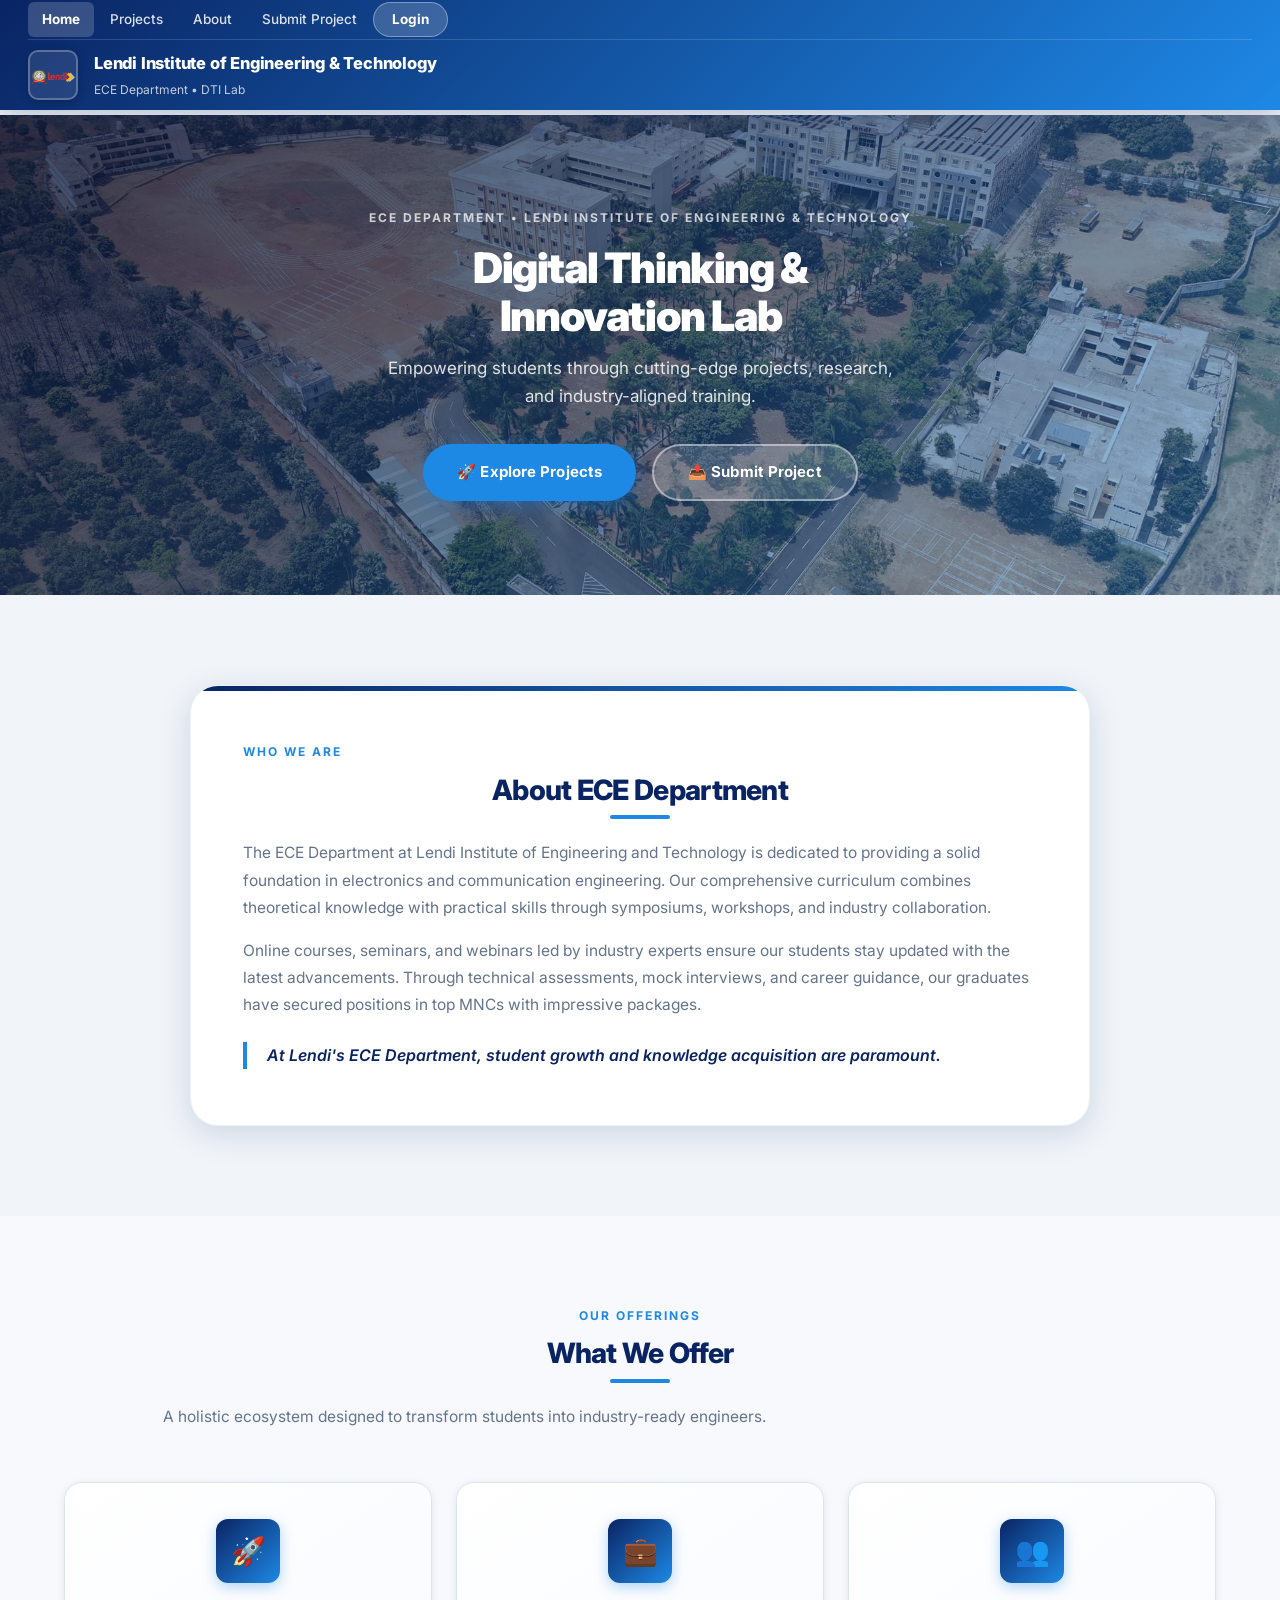
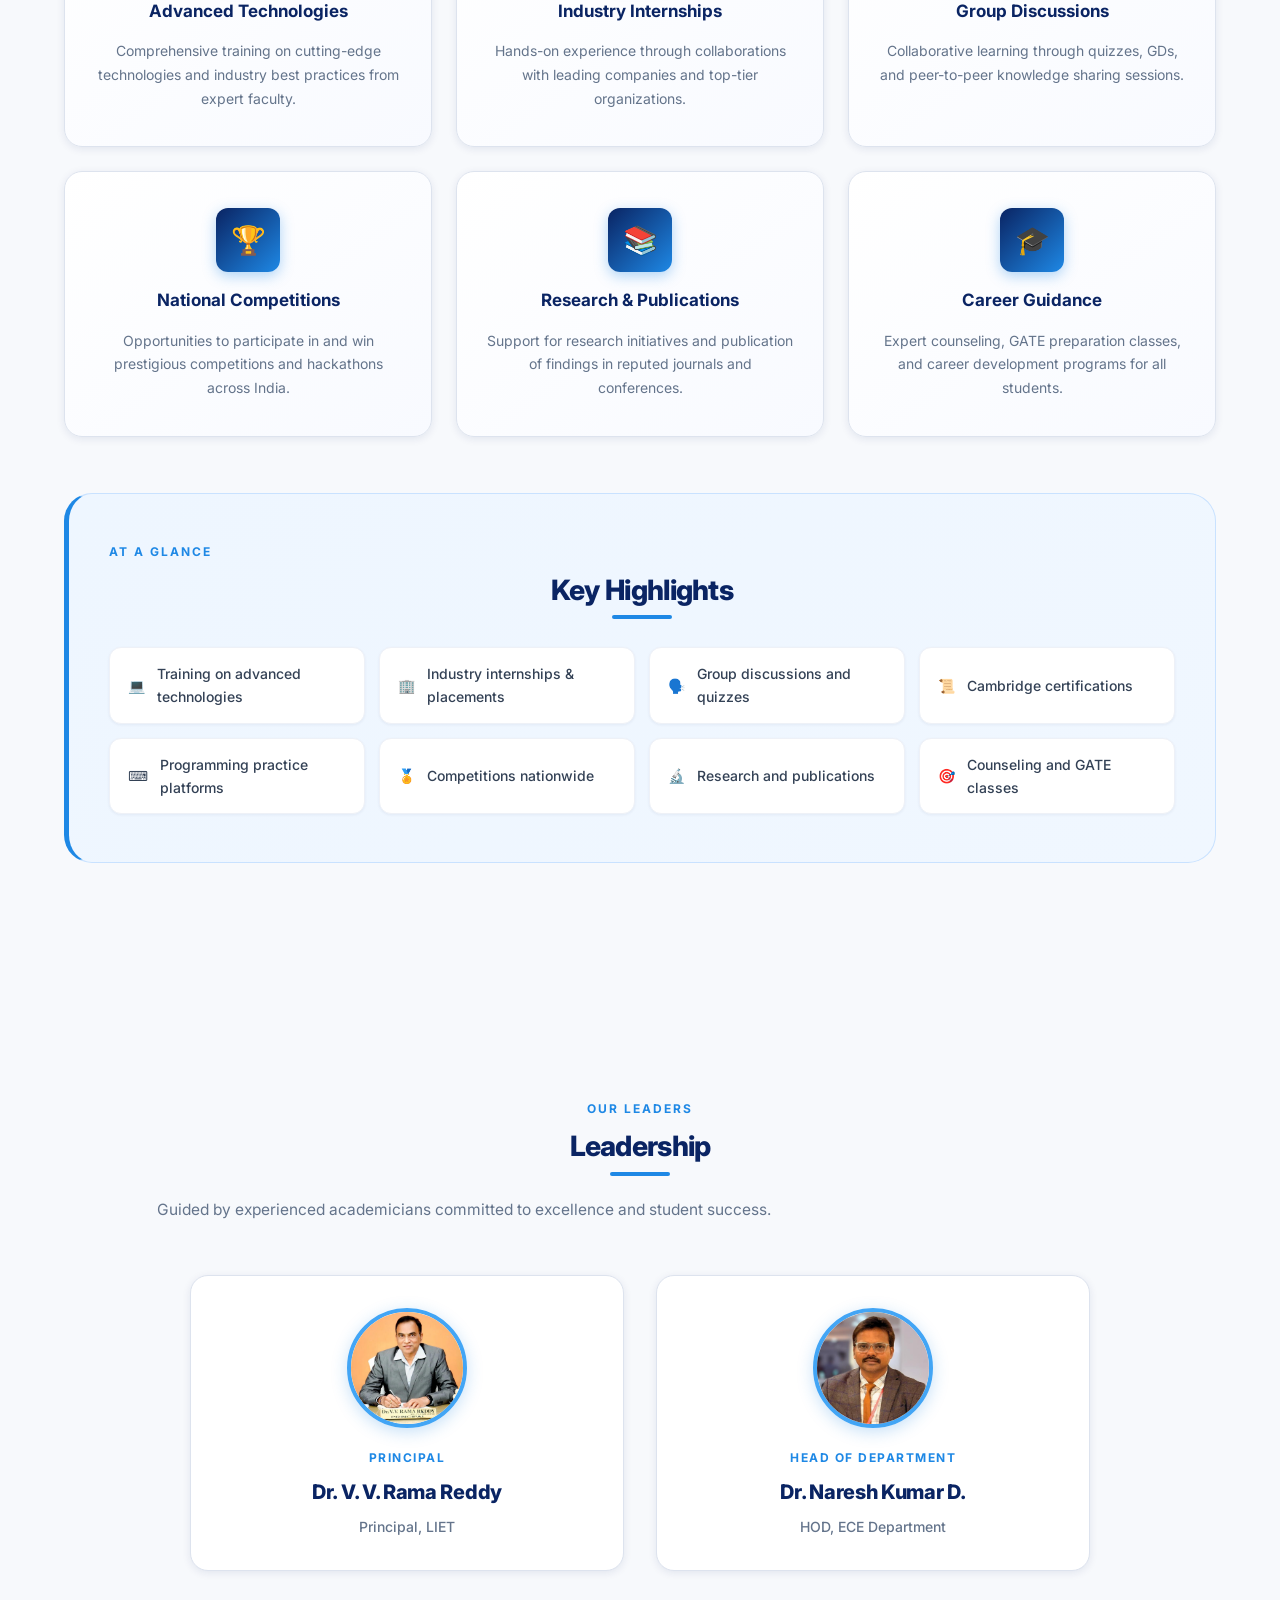
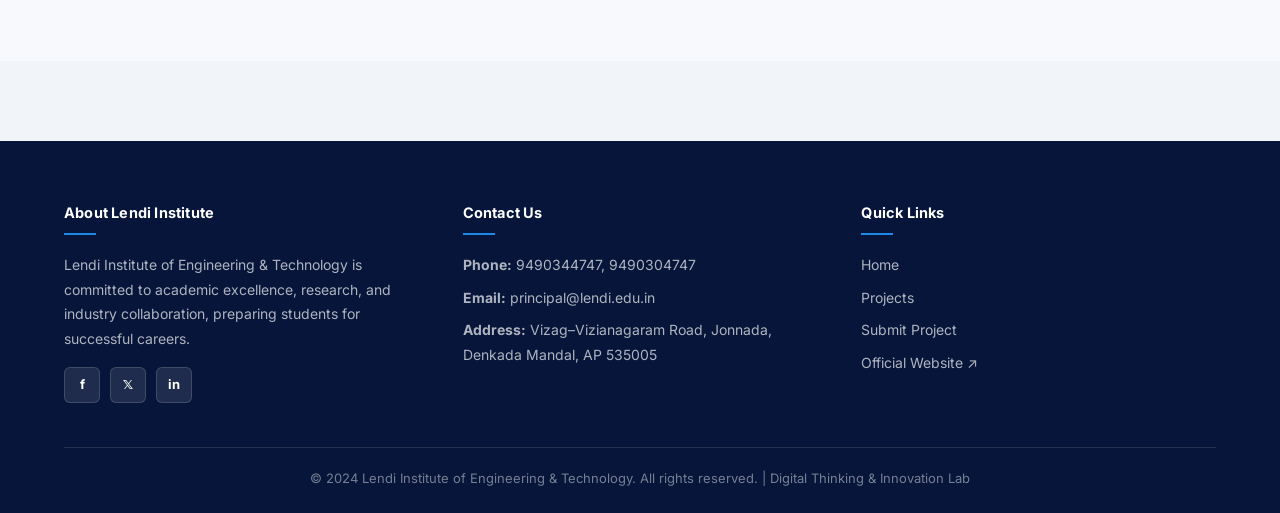
<file: index.html>
<!DOCTYPE html>
<html lang="en">
<head>
	<meta charset="UTF-8">
	<meta name="viewport" content="width=device-width, initial-scale=1.0">
	<meta name="description" content="Digital Thinking and Innovation Lab at Lendi Institute of Engineering & Technology – ECE Department. Explore student projects, research, and innovation.">
	<meta name="theme-color" content="#003366">
	<meta name="apple-mobile-web-app-capable" content="yes">
	<meta name="apple-mobile-web-app-status-bar-style" content="default">
	<meta name="apple-mobile-web-app-title" content="DTI Lab">
	<meta name="mobile-web-app-capable" content="yes">
	<link rel="manifest" href="manifest.json">
	<link rel="apple-touch-icon" href="logo.webp">
	<title>DTI Lab – ECE Department | Lendi Institute of Engineering & Technology</title>
	<link href="https://fonts.googleapis.com/css2?family=Inter:wght@300;400;500;600;700;800;900&display=swap" rel="stylesheet">
	<link rel="stylesheet" href="style.css">
</head>
<body>

<main>

	<!-- ── HERO ── -->
	<section class="hero-section">
		<img src="college.jpg" alt="Lendi Institute campus" class="hero-background">
		<div class="hero-content">
			<p class="section-eyebrow" style="color:rgba(255,255,255,.75);margin-bottom:16px;">ECE Department • Lendi Institute of Engineering &amp; Technology</p>
			<h1 class="hero-title">Digital Thinking &amp;<br>Innovation Lab</h1>
			<p class="hero-subtitle">Empowering students through cutting-edge projects, research,<br>and industry-aligned training.</p>
			<div class="hero-cta">
				<a href="projects.html" class="btn-primary">🚀 Explore Projects</a>
				<a href="submit.html" class="btn-secondary">📤 Submit Project</a>
			</div>
		</div>
	</section>

	<!-- ── ABOUT ── -->
	<section class="about-section">
		<div class="section-content">
			<div class="about-card">
				<p class="section-eyebrow">Who We Are</p>
				<h2 class="section-title">About ECE Department</h2>
				<p class="section-subtitle">
					The ECE Department at Lendi Institute of Engineering and Technology is dedicated to providing a solid foundation in electronics and communication engineering. Our comprehensive curriculum combines theoretical knowledge with practical skills through symposiums, workshops, and industry collaboration.
				</p>
				<p class="section-subtitle">
					Online courses, seminars, and webinars led by industry experts ensure our students stay updated with the latest advancements. Through technical assessments, mock interviews, and career guidance, our graduates have secured positions in top MNCs with impressive packages.
				</p>
				<blockquote>
					At Lendi's ECE Department, student growth and knowledge acquisition are paramount.
				</blockquote>
			</div>
		</div>
	</section>

	<!-- ── WHAT WE OFFER ── -->
	<section class="features-section">
		<div class="section-content">
			<p class="section-eyebrow text-center">Our Offerings</p>
			<h2 class="section-title text-center">What We Offer</h2>
			<p class="section-subtitle text-center">A holistic ecosystem designed to transform students into industry-ready engineers.</p>
			<div class="features-grid">
				<div class="feature-card">
					<div class="feature-icon">🚀</div>
					<h3 class="feature-title">Advanced Technologies</h3>
					<p class="feature-desc">Comprehensive training on cutting-edge technologies and industry best practices from expert faculty.</p>
				</div>
				<div class="feature-card">
					<div class="feature-icon">💼</div>
					<h3 class="feature-title">Industry Internships</h3>
					<p class="feature-desc">Hands-on experience through collaborations with leading companies and top-tier organizations.</p>
				</div>
				<div class="feature-card">
					<div class="feature-icon">👥</div>
					<h3 class="feature-title">Group Discussions</h3>
					<p class="feature-desc">Collaborative learning through quizzes, GDs, and peer-to-peer knowledge sharing sessions.</p>
				</div>
				<div class="feature-card">
					<div class="feature-icon">🏆</div>
					<h3 class="feature-title">National Competitions</h3>
					<p class="feature-desc">Opportunities to participate in and win prestigious competitions and hackathons across India.</p>
				</div>
				<div class="feature-card">
					<div class="feature-icon">📚</div>
					<h3 class="feature-title">Research &amp; Publications</h3>
					<p class="feature-desc">Support for research initiatives and publication of findings in reputed journals and conferences.</p>
				</div>
				<div class="feature-card">
					<div class="feature-icon">🎓</div>
					<h3 class="feature-title">Career Guidance</h3>
					<p class="feature-desc">Expert counseling, GATE preparation classes, and career development programs for all students.</p>
				</div>
			</div>

			<!-- KEY HIGHLIGHTS -->
			<div class="highlights-section mt-60">
				<p class="section-eyebrow">At a Glance</p>
				<h3 class="section-title">Key Highlights</h3>
				<div class="highlights-list">
					<div class="highlight-item"><span>💻</span> Training on advanced technologies</div>
					<div class="highlight-item"><span>🏢</span> Industry internships &amp; placements</div>
					<div class="highlight-item"><span>🗣️</span> Group discussions and quizzes</div>
					<div class="highlight-item"><span>📜</span> Cambridge certifications</div>
					<div class="highlight-item"><span>⌨️</span> Programming practice platforms</div>
					<div class="highlight-item"><span>🏅</span> Competitions nationwide</div>
					<div class="highlight-item"><span>🔬</span> Research and publications</div>
					<div class="highlight-item"><span>🎯</span> Counseling and GATE classes</div>
				</div>
			</div>
		</div>
	</section>

	<!-- ── LEADERSHIP ── -->
	<section class="faculty-section">
		<div class="section-content">
			<p class="section-eyebrow text-center">Our Leaders</p>
			<h2 class="section-title text-center">Leadership</h2>
			<p class="section-subtitle text-center">Guided by experienced academicians committed to excellence and student success.</p>
			<div class="faculty-grid">
				<div class="faculty-card">
					<div class="faculty-image-wrapper">
						<img src="principal.jpg" alt="Principal Dr. V. V. Rama Reddy" class="faculty-image">
					</div>
					<div class="faculty-info">
						<p class="faculty-title">Principal</p>
						<h3 class="faculty-name">Dr. V. V. Rama Reddy</h3>
						<p class="faculty-designation">Principal, LIET</p>
					</div>
				</div>
				<div class="faculty-card">
					<div class="faculty-image-wrapper">
						<img src="hod.jpg" alt="HOD Dr. Naresh Kumar D." class="faculty-image">
					</div>
					<div class="faculty-info">
						<p class="faculty-title">Head of Department</p>
						<h3 class="faculty-name">Dr. Naresh Kumar D.</h3>
						<p class="faculty-designation">HOD, ECE Department</p>
					</div>
				</div>
			</div>
		</div>
	</section>

</main>

<!-- ── FOOTER ── -->
<footer>
	<div class="footer-container">
		<div class="footer-content">
			<div class="footer-section">
				<h3>About Lendi Institute</h3>
				<p>Lendi Institute of Engineering &amp; Technology is committed to academic excellence, research, and industry collaboration, preparing students for successful careers.</p>
				<div class="social-links">
					<a href="#" aria-label="Facebook">f</a>
					<a href="#" aria-label="Twitter">𝕏</a>
					<a href="#" aria-label="LinkedIn">in</a>
				</div>
			</div>
			<div class="footer-section">
				<h3>Contact Us</h3>
				<p><strong>Phone:</strong> 9490344747, 9490304747</p>
				<p><strong>Email:</strong> principal@lendi.edu.in</p>
				<p><strong>Address:</strong> Vizag–Vizianagaram Road, Jonnada, Denkada Mandal, AP 535005</p>
			</div>
			<div class="footer-section">
				<h3>Quick Links</h3>
				<p><a href="index.html">Home</a></p>
				<p><a href="projects.html">Projects</a></p>
				<p><a href="submit.html">Submit Project</a></p>
				<p><a href="http://www.lendi.edu.in" target="_blank" rel="noopener">Official Website ↗</a></p>
			</div>
		</div>
		<div class="footer-bottom">
			<p>&copy; 2024 Lendi Institute of Engineering &amp; Technology. All rights reserved. | Digital Thinking &amp; Innovation Lab</p>
		</div>
	</div>
</footer>

<script src="header-loader.js"></script>
</body>
</html>
</file>
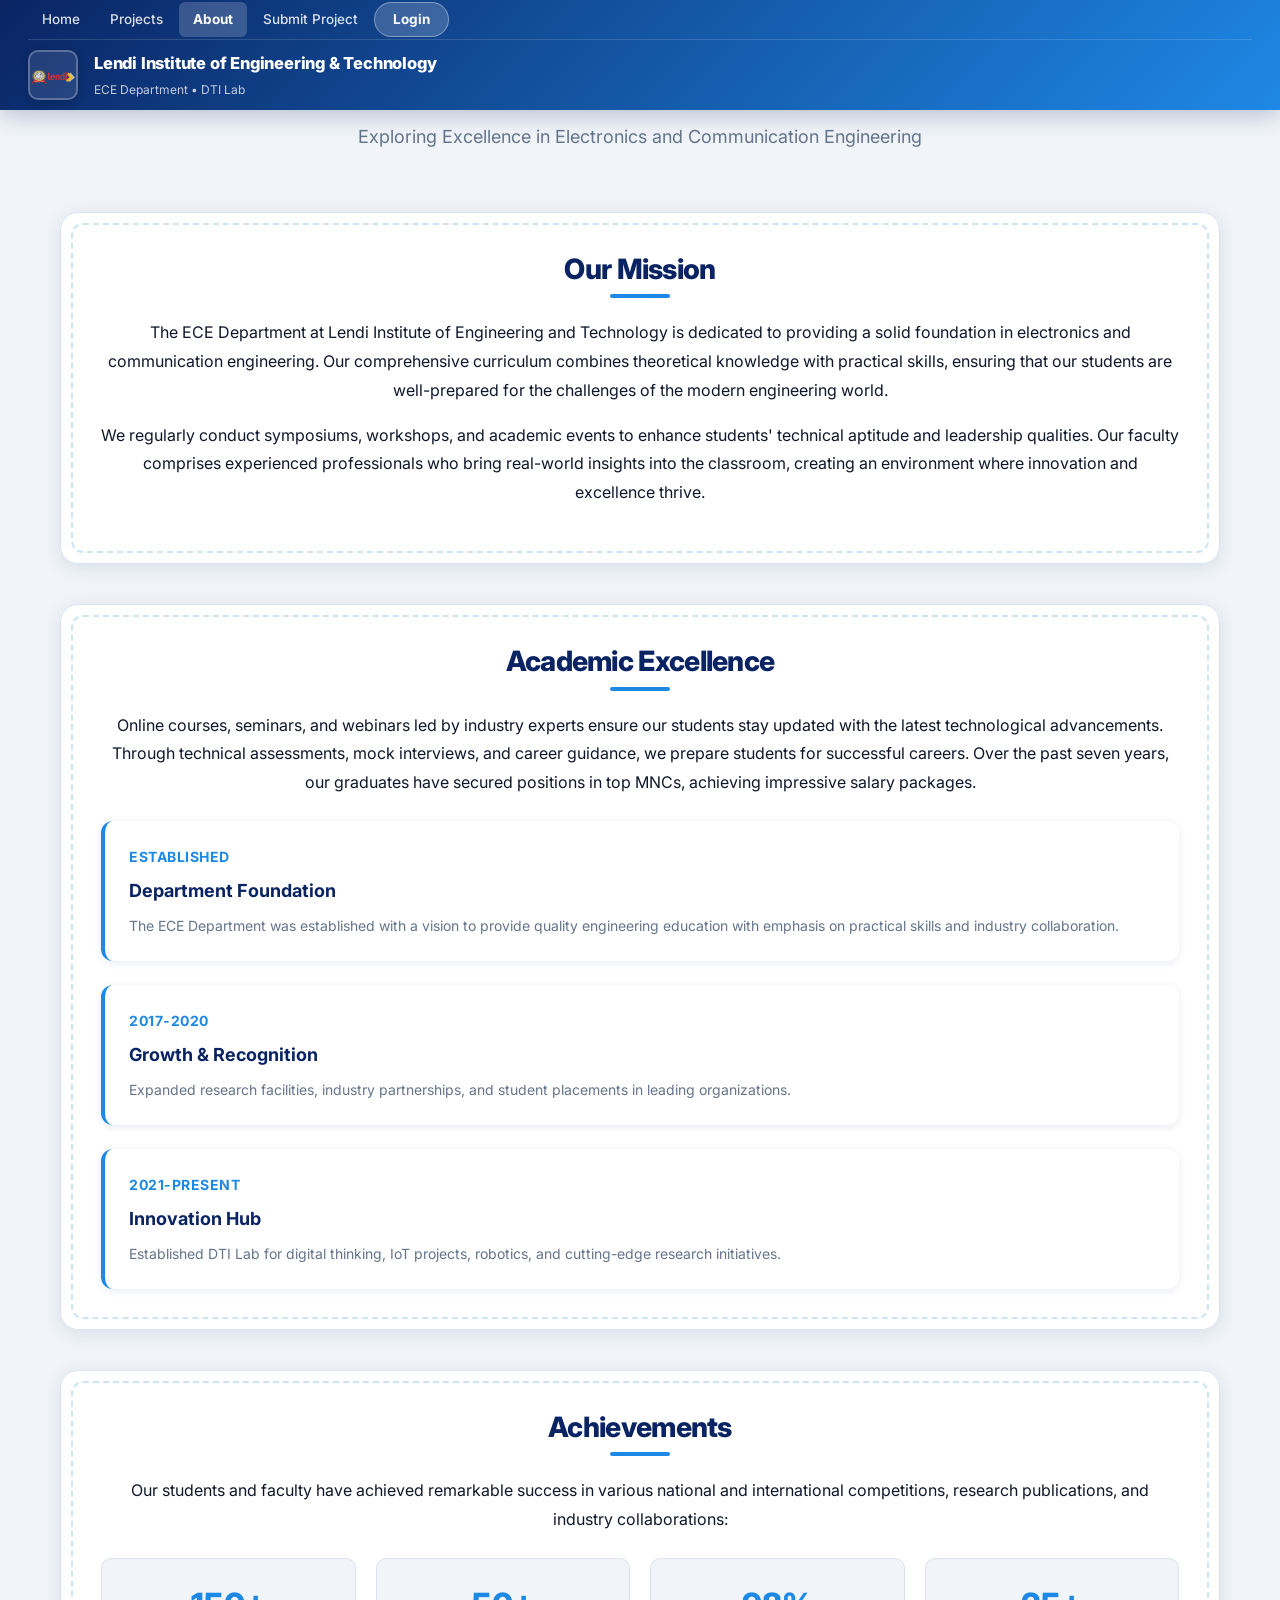
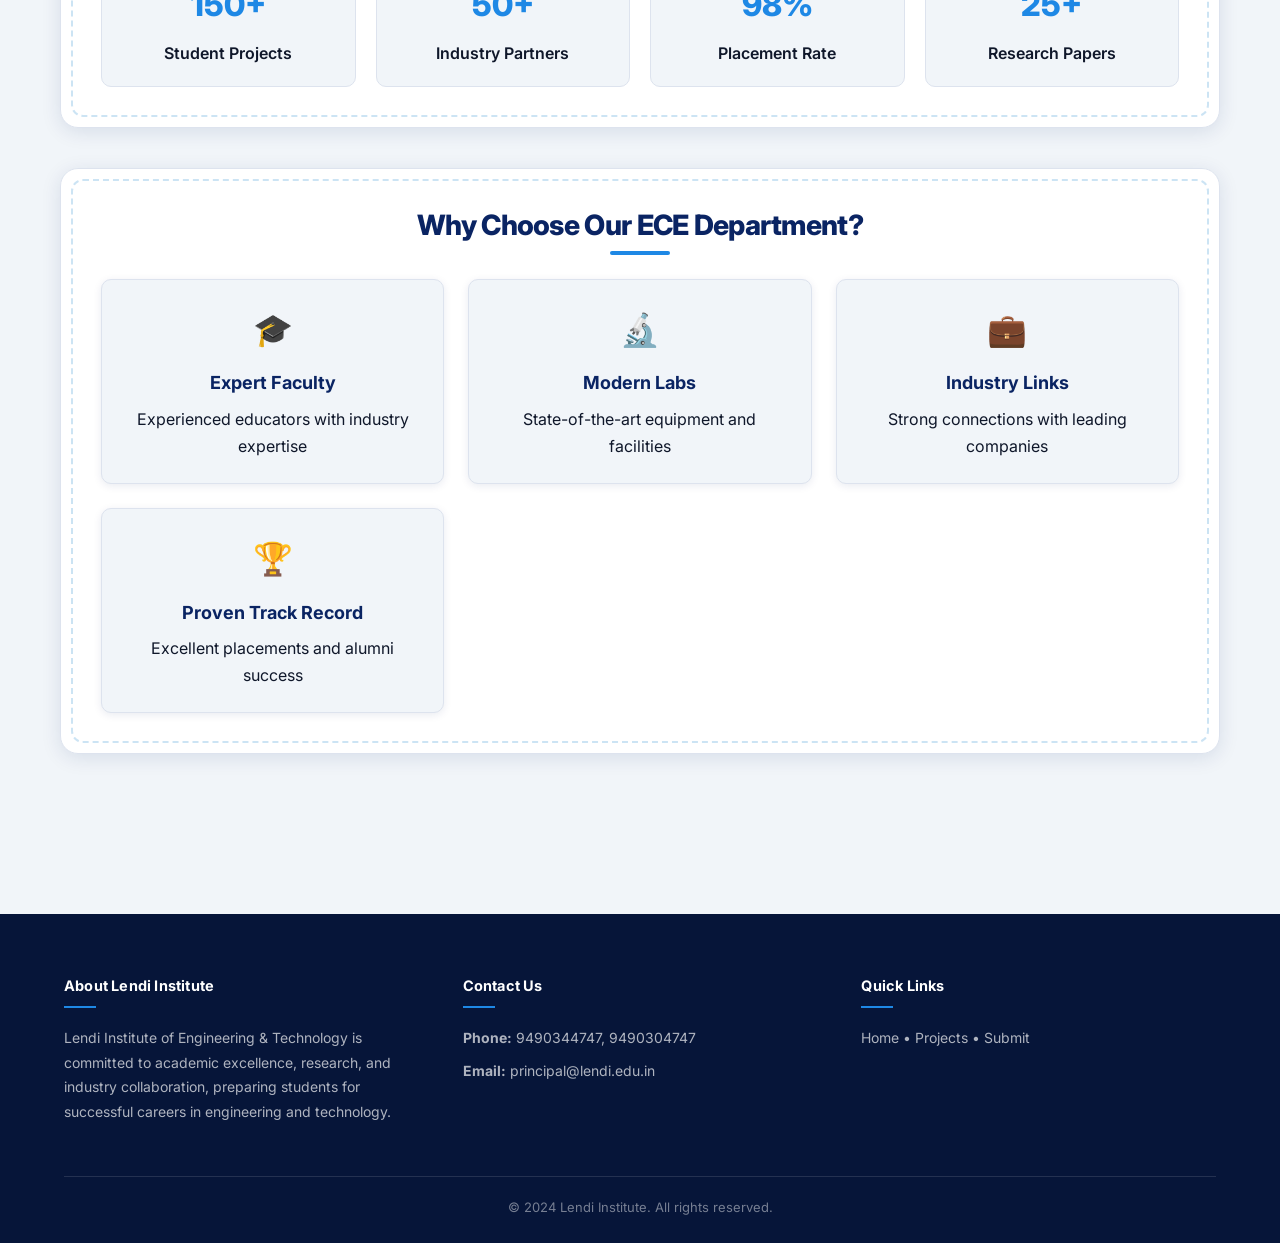
<file: about.html>
<!doctype html>
<html lang="en">
<head>
	<meta charset="utf-8">
	<meta name="viewport" content="width=device-width, initial-scale=1">
	<meta name="theme-color" content="#003366">
	<link rel="manifest" href="manifest.json">
	<link rel="apple-touch-icon" href="logo.webp">
	<title>About Us | DTI Lab – Lendi Institute</title>
	<link href="https://fonts.googleapis.com/css2?family=Inter:wght@300;400;500;600;700;800&display=swap" rel="stylesheet">
	<link rel="stylesheet" href="style.css">
</head>
<body>

	<main class="container">
		<div class="page-header">
			<h1 class="page-title">About ECE Department</h1>
			<p class="page-subtitle">Exploring Excellence in Electronics and Communication Engineering</p>
		</div>

		<section class="section framed-section">
			<h2 class="section-title">Our Mission</h2>
			<div>
				<p class="section-text text-center">
					The ECE Department at Lendi Institute of Engineering and Technology is dedicated to providing a solid foundation in electronics and communication engineering. Our comprehensive curriculum combines theoretical knowledge with practical skills, ensuring that our students are well-prepared for the challenges of the modern engineering world.
				</p>
				<p class="section-text text-center">
					We regularly conduct symposiums, workshops, and academic events to enhance students' technical aptitude and leadership qualities. Our faculty comprises experienced professionals who bring real-world insights into the classroom, creating an environment where innovation and excellence thrive.
				</p>
			</div>
		</section>

		<section class="section framed-section">
			<h2 class="section-title">Academic Excellence</h2>
			<div>
				<p class="section-text text-center">
					Online courses, seminars, and webinars led by industry experts ensure our students stay updated with the latest technological advancements. Through technical assessments, mock interviews, and career guidance, we prepare students for successful careers. Over the past seven years, our graduates have secured positions in top MNCs, achieving impressive salary packages.
				</p>
				<div class="timeline">
					<div class="timeline-item">
						<div class="timeline-year">Established</div>
						<h3 class="timeline-title">Department Foundation</h3>
						<p class="timeline-desc">The ECE Department was established with a vision to provide quality engineering education with emphasis on practical skills and industry collaboration.</p>
					</div>
					<div class="timeline-item">
						<div class="timeline-year">2017-2020</div>
						<h3 class="timeline-title">Growth & Recognition</h3>
						<p class="timeline-desc">Expanded research facilities, industry partnerships, and student placements in leading organizations.</p>
					</div>
					<div class="timeline-item">
						<div class="timeline-year">2021-Present</div>
						<h3 class="timeline-title">Innovation Hub</h3>
						<p class="timeline-desc">Established DTI Lab for digital thinking, IoT projects, robotics, and cutting-edge research initiatives.</p>
					</div>
				</div>
			</div>
		</section>

		<section class="section framed-section">
			<h2 class="section-title">Achievements</h2>
			<div>
				<p class="section-text text-center">
					Our students and faculty have achieved remarkable success in various national and international competitions, research publications, and industry collaborations:
				</p>
				<div class="achievements-grid">
					<div class="achievement-card">
						<div class="achievement-num">150+</div>
						<p class="achievement-lbl">Student Projects</p>
					</div>
					<div class="achievement-card">
						<div class="achievement-num">50+</div>
						<p class="achievement-lbl">Industry Partners</p>
					</div>
					<div class="achievement-card">
						<div class="achievement-num">98%</div>
						<p class="achievement-lbl">Placement Rate</p>
					</div>
					<div class="achievement-card">
						<div class="achievement-num">25+</div>
						<p class="achievement-lbl">Research Papers</p>
					</div>
				</div>
			</div>
		</section>

		<section class="section framed-section">
			<h2 class="section-title">Why Choose Our ECE Department?</h2>
			<div>
				<div class="why-choose-grid">
					<div class="why-choose-card">
						<div class="why-choose-icon">🎓</div>
						<h3 class="why-choose-title">Expert Faculty</h3>
						<p class="why-choose-desc">Experienced educators with industry expertise</p>
					</div>
					<div class="why-choose-card">
						<div class="why-choose-icon">🔬</div>
						<h3 class="why-choose-title">Modern Labs</h3>
						<p class="why-choose-desc">State-of-the-art equipment and facilities</p>
					</div>
					<div class="why-choose-card">
						<div class="why-choose-icon">💼</div>
						<h3 class="why-choose-title">Industry Links</h3>
						<p class="why-choose-desc">Strong connections with leading companies</p>
					</div>
					<div class="why-choose-card">
						<div class="why-choose-icon">🏆</div>
						<h3 class="why-choose-title">Proven Track Record</h3>
						<p class="why-choose-desc">Excellent placements and alumni success</p>
					</div>
				</div>
			</div>
		</section>
	</main>

	<!-- Footer -->
	<footer>
		<div class="footer-container">
			<div class="footer-content">
				<div class="footer-section">
					<h3>About Lendi Institute</h3>
					<p>Lendi Institute of Engineering & Technology is committed to academic excellence, research, and industry collaboration, preparing students for successful careers in engineering and technology.</p>
				</div>
				<div class="footer-section">
					<h3>Contact Us</h3>
					<p><strong>Phone:</strong> 9490344747, 9490304747</p>
					<p><strong>Email:</strong> principal@lendi.edu.in</p>
				</div>
				<div class="footer-section">
					<h3>Quick Links</h3>
					<p><a href="index.html">Home</a> • <a href="projects.html">Projects</a> • <a href="submit.html">Submit</a></p>
				</div>
			</div>
			<div class="footer-bottom">
				<p>&copy; 2024 Lendi Institute. All rights reserved.</p>
			</div>
		</div>
	</footer>

	<!-- Load Header Dynamically -->
	<script src="header-loader.js"></script>
</body>
</html>
</file>
<file: style.css>
@import url('https://fonts.googleapis.com/css2?family=Inter:ital,wght@0,300;0,400;0,500;0,600;0,700;0,800;0,900;1,400&display=swap');

/* ==============================
   DESIGN TOKENS
============================== */
:root {
  --primary:      #0a2463;
  --primary-dark: #061539;
  --accent:       #1e88e5;
  --accent-dark:  #1565c0;
  --accent-light: #42a5f5;
  --success:      #00897b;
  --error:        #c62828;
  --warning:      #f57c00;
  --muted:        #64748b;
  --text-dark:    #0f172a;
  --text-mid:     #334155;
  --bg:           #f1f5f9;
  --bg-alt:       #e8edf5;
  --card-bg:      #ffffff;
  --border:       #dde3ee;
  --border-light: #eef1f7;

  --shadow-xs: 0 1px 3px rgba(10,36,99,.06);
  --shadow-sm: 0 2px 8px rgba(10,36,99,.09);
  --shadow-md: 0 4px 20px rgba(10,36,99,.11);
  --shadow-lg: 0 8px 32px rgba(10,36,99,.15);
  --shadow-xl: 0 16px 52px rgba(10,36,99,.2);

  --grad-primary: linear-gradient(135deg,#0a2463 0%,#1e88e5 100%);
  --grad-accent:  linear-gradient(135deg,#1565c0 0%,#42a5f5 100%);
  --grad-card:    linear-gradient(145deg,#fff 0%,#f8faff 100%);

  --r-sm:   6px;
  --r-md:   12px;
  --r-lg:   18px;
  --r-xl:   28px;
  --r-full: 9999px;
}

/* ==============================
   RESET
============================== */
*,*::before,*::after{box-sizing:border-box;margin:0;padding:0}
html{scroll-behavior:smooth}
body{font-family:'Inter',system-ui,sans-serif;color:var(--text-dark);background:var(--bg);line-height:1.65;-webkit-font-smoothing:antialiased}
a{color:inherit;text-decoration:none}
img{max-width:100%;height:auto;display:block}

/* ==============================
   ANIMATIONS
============================== */
@keyframes fadeUp{from{opacity:0;transform:translateY(28px)}to{opacity:1;transform:translateY(0)}}
@keyframes scaleIn{from{opacity:0;transform:scale(.94)}to{opacity:1;transform:scale(1)}}
@keyframes shimmer{0%{background-position:-200% center}100%{background-position:200% center}}

main{animation:fadeUp .65s cubic-bezier(.16,1,.3,1) both}

/* ==============================
   HEADER
============================== */
.site-header{
  position:fixed;top:0;left:0;right:0;z-index:1000;
  background:var(--grad-primary);
  box-shadow:0 4px 24px rgba(10,36,99,.28);
}
.header-container{
  max-width:1280px;margin:0 auto;padding:0 28px;
  display:flex;flex-direction:column;
}

/* Nav bar (top strip) */
.top-navbar{
  display:flex;align-items:center;
  border-bottom:1px solid rgba(255,255,255,.14);
  height:40px;
}
.top-nav-menu{
  display:flex;list-style:none;gap:2px;
  align-items:center;width:100%;
}
.top-nav-menu .nav-link{
  color:rgba(255,255,255,.85);font-size:13.5px;font-weight:500;
  padding:6px 14px;border-radius:var(--r-sm);
  transition:all .2s;white-space:nowrap;
}
.top-nav-menu .nav-link:hover,
.top-nav-menu .nav-link.active{
  background:rgba(255,255,255,.18);color:#fff;
}
.top-nav-menu .btn-login{
  margin-left:auto;
  background:rgba(255,255,255,.18);
  border:1.5px solid rgba(255,255,255,.35);
  color:#fff;font-weight:700;padding:5px 18px;
  border-radius:var(--r-full);
}
.top-nav-menu .btn-login:hover{background:rgba(255,255,255,.3)}
.btn-logout{color:#fca5a5!important}
.btn-logout:hover{background:rgba(239,68,68,.25)!important;color:#fff!important}

/* Brand row */
.brand{
  display:flex;align-items:center;gap:16px;
  padding:10px 0;flex:1;
}
.logo{
  width:50px;height:50px;flex-shrink:0;
  border-radius:10px;overflow:hidden;
  border:2px solid rgba(255,255,255,.25);
  background:rgba(255,255,255,.1);
  box-shadow:0 2px 10px rgba(0,0,0,.2);
}
.logo-img{width:100%;height:100%;object-fit:contain}
.brand-text{display:flex;flex-direction:column;gap:2px}
.college-name{font-size:16.5px;font-weight:800;color:#fff;letter-spacing:-.2px;margin:0}
.college-tagline{font-size:12px;color:rgba(255,255,255,.76);margin:0}
.navbar{display:flex;align-items:center}
.nav-menu{display:flex;list-style:none;gap:4px;align-items:center}
.nav-link{
  color:rgba(255,255,255,.85);padding:8px 16px;
  border-radius:var(--r-sm);font-weight:500;font-size:14px;
  display:block;transition:all .2s;
}
.nav-link:hover{background:rgba(255,255,255,.16);color:#fff}
.nav-link.active{background:rgba(255,255,255,.22);color:#fff;font-weight:700}

/* Mobile hamburger */
.mobile-menu-btn{
  display:none;flex-direction:column;background:none;border:none;
  cursor:pointer;gap:5px;padding:8px;margin-left:12px;
}
.mobile-menu-btn span{
  width:24px;height:2px;background:rgba(255,255,255,.9);
  border-radius:2px;transition:all .3s;display:block;
}
.mobile-menu-btn.active span:nth-child(1){transform:rotate(45deg) translateY(10px)}
.mobile-menu-btn.active span:nth-child(2){opacity:0}
.mobile-menu-btn.active span:nth-child(3){transform:rotate(-45deg) translateY(-10px)}

/* ==============================
   MAIN OFFSET
============================== */
main{margin-top:115px;min-height:calc(100vh - 115px)}

/* ==============================
   SITE TITLE BANNER
============================== */
.site-title-section{
  background:var(--grad-primary);
  padding:60px 24px;text-align:center;color:#fff;
  position:relative;overflow:hidden;
}
.site-title-section::before{
  content:'';position:absolute;top:-80px;right:-80px;
  width:340px;height:340px;border-radius:50%;
  background:rgba(255,255,255,.05);
}
.site-title-section::after{
  content:'';position:absolute;bottom:-60px;left:-40px;
  width:260px;height:260px;border-radius:50%;
  background:rgba(255,255,255,.04);
}
.site-title-container{max-width:820px;margin:0 auto;position:relative;z-index:1}
.main-title{
  font-size:46px;font-weight:900;margin:0 0 14px;
  letter-spacing:-1.8px;line-height:1.12;
  background:linear-gradient(135deg,#fff 0%,rgba(255,255,255,.8) 100%);
  -webkit-background-clip:text;-webkit-text-fill-color:transparent;background-clip:text;
}
.main-subtitle{
  font-size:17px;font-weight:400;color:rgba(255,255,255,.8);
  margin:0;letter-spacing:.3px;
}

/* Stats strip inside title section */
.stats-strip{
  display:flex;justify-content:center;gap:48px;
  margin-top:40px;flex-wrap:wrap;
}
.stat-item{text-align:center}
.stat-num{font-size:36px;font-weight:900;color:#fff;display:block;line-height:1}
.stat-lbl{font-size:13px;color:rgba(255,255,255,.72);margin-top:4px;font-weight:500}

/* ==============================
   HERO SECTION
============================== */
.hero-section{
  position:relative;width:100%;
  min-height:480px;max-height:580px;
  background:var(--grad-primary);overflow:hidden;
  display:flex;align-items:center;justify-content:center;
}
.hero-background{
  position:absolute;inset:0;width:100%;height:100%;
  object-fit:cover;object-position:center;z-index:1;
}
.hero-section::after{
  content:'';position:absolute;inset:0;z-index:2;
  background:linear-gradient(135deg,rgba(6,21,57,.78) 0%,rgba(30,136,229,.45) 100%);
}
.hero-content{
  position:relative;z-index:3;text-align:center;
  color:#fff;padding:48px 24px;max-width:820px;
  animation:scaleIn .8s cubic-bezier(.16,1,.3,1) both;
}
.hero-title{
  font-size:42px;font-weight:900;margin:0 0 14px;
  letter-spacing:-1.4px;line-height:1.15;
}
.hero-subtitle{
  font-size:17px;color:rgba(255,255,255,.85);margin:0 0 34px;
}
.hero-cta{
  display:flex;gap:16px;justify-content:center;flex-wrap:wrap;
}

/* Buttons */
.btn-primary,.btn-secondary{
  padding:14px 34px;border-radius:var(--r-full);border:none;
  font-weight:700;font-size:15px;cursor:pointer;
  display:inline-flex;align-items:center;gap:8px;
  transition:all .25s cubic-bezier(.4,0,.2,1);letter-spacing:.1px;
}
.btn-primary{
  background:var(--accent);color:#fff;
  box-shadow:0 4px 18px rgba(30,136,229,.42);
}
.btn-primary:hover{
  background:var(--accent-dark);transform:translateY(-3px);
  box-shadow:0 8px 26px rgba(30,136,229,.55);
}
.btn-secondary{
  background:rgba(255,255,255,.16);color:#fff;
  border:2px solid rgba(255,255,255,.45);backdrop-filter:blur(8px);
}
.btn-secondary:hover{
  background:rgba(255,255,255,.26);border-color:rgba(255,255,255,.65);
  transform:translateY(-3px);
}

/* ==============================
   SECTIONS SHARED
============================== */
.section-content{max-width:1200px;margin:0 auto;padding:0 24px}
.section-title{
  font-size:34px;font-weight:800;color:var(--primary);
  margin:0 0 16px;letter-spacing:-.7px;line-height:1.2;
}
.section-subtitle{
  font-size:15.5px;color:var(--muted);margin:0 0 16px;
  line-height:1.75;max-width:800px;
}
.text-center{text-align:center}
.text-center .section-subtitle{margin-left:auto;margin-right:auto}
.section-eyebrow{
  font-size:12px;font-weight:700;letter-spacing:2px;
  text-transform:uppercase;color:var(--accent);margin:0 0 12px;
}
.mt-40{margin-top:40px}
.mt-60{margin-top:60px}

/* ==============================
   ABOUT SECTION
============================== */
.about-section{padding:90px 0;background:var(--bg)}
.about-card{
  background:var(--card-bg);border-radius:var(--r-xl);
  padding:56px 52px;box-shadow:var(--shadow-lg);
  max-width:900px;margin:0 auto;
  border:1px solid var(--border-light);position:relative;overflow:hidden;
}
.about-card::before{
  content:'';position:absolute;top:0;left:0;right:0;height:5px;
  background:var(--grad-primary);
}
.about-card blockquote{
  border-left:4px solid var(--accent);padding-left:20px;
  font-size:16px;font-style:italic;color:var(--primary);
  font-weight:600;margin-top:24px;
}

/* ==============================
   FEATURES SECTION
============================== */
.features-section{padding:90px 0;background:#f7f9fc}
.features-grid{
  display:grid;grid-template-columns:repeat(auto-fit,minmax(280px,1fr));
  gap:24px;margin-top:52px;
}
.feature-card{
  background:var(--grad-card);border-radius:var(--r-lg);
  padding:36px 28px;text-align:center;
  border:1px solid var(--border);box-shadow:var(--shadow-sm);
  display:flex;flex-direction:column;gap:14px;
  position:relative;overflow:hidden;
  transition:all .32s cubic-bezier(.4,0,.2,1);
}
.feature-card::after{
  content:'';position:absolute;bottom:0;left:0;right:0;height:3px;
  background:var(--grad-accent);transform:scaleX(0);transform-origin:left;
  transition:transform .32s ease;
}
.feature-card:hover::after{transform:scaleX(1)}
.feature-card:hover{transform:translateY(-10px);box-shadow:var(--shadow-xl);border-color:#c7ddf7}
.feature-icon{
  width:64px;height:64px;margin:0 auto;
  background:var(--grad-primary);border-radius:var(--r-md);
  display:flex;align-items:center;justify-content:center;
  font-size:28px;box-shadow:0 4px 14px rgba(30,136,229,.35);
}
.feature-title{font-size:17px;font-weight:700;color:var(--primary);margin:0}
.feature-desc{font-size:14px;color:var(--muted);margin:0;line-height:1.7}

/* ==============================
   HIGHLIGHTS
============================== */
.highlights-section{
  padding:48px 40px;
  background:linear-gradient(135deg,#eef6ff 0%,#f0f7ff 100%);
  border-radius:var(--r-xl);margin:56px 0;
  border:1px solid #c9e2ff;border-left:5px solid var(--accent);
}
.highlights-list{
  display:grid;grid-template-columns:repeat(auto-fit,minmax(240px,1fr));
  gap:14px;margin-top:28px;
}
.highlight-item{
  display:flex;align-items:center;gap:12px;
  padding:14px 18px;background:#fff;
  border-radius:var(--r-md);font-size:14px;
  color:var(--text-mid);font-weight:500;
  box-shadow:var(--shadow-xs);border:1px solid var(--border-light);
  transition:all .2s;
}
.highlight-item:hover{border-color:var(--accent-light);box-shadow:var(--shadow-sm);transform:translateX(4px)}

/* ==============================
   STATS SECTION
============================== */
.stats-section{background:var(--grad-primary);padding:32px 24px}
.stats-strip{
  display:flex;justify-content:center;gap:56px;flex-wrap:wrap;
  padding:0 24px;
}

/* ==============================
   FACULTY DASHBOARD
============================== */
.dashboard-header{
  display:flex;justify-content:space-between;align-items:center;
  margin-bottom:40px;flex-wrap:wrap;gap:20px;
}
.dashboard-title{font-size:32px;font-weight:800;color:var(--primary);margin:0 0 8px}
.dashboard-subtitle{font-size:16px;color:var(--muted);margin:0}
.user-info{display:flex;align-items:center;gap:12px;font-size:14px;color:var(--muted)}
.stats-grid{display:grid;grid-template-columns:repeat(auto-fit,minmax(240px,1fr));gap:24px;margin-bottom:40px}
.stat-card{background:linear-gradient(135deg,var(--primary),var(--accent));color:#fff;padding:32px 24px;border-radius:12px;box-shadow:var(--shadow-md)}
.stat-value{font-size:48px;font-weight:800;margin-bottom:8px;line-height:1}
.stat-label{font-size:16px;font-weight:500;opacity:.9}
.controls-bar{display:flex;justify-content:space-between;align-items:center;margin-bottom:24px;flex-wrap:wrap;gap:16px;background:var(--card-bg);padding:16px 24px;border-radius:12px;box-shadow:var(--shadow-sm);border:1px solid var(--border)}
.search-box{display:flex;gap:12px;flex:1;max-width:500px}
.search-box input,.search-box select{flex:1;padding:10px 16px;border-radius:8px;border:1px solid var(--border);background:var(--bg);font-family:inherit;font-size:14px}
.filter-buttons{display:flex;gap:8px}
.table-container{background:var(--card-bg);border-radius:12px;border:1px solid var(--border);overflow:hidden;box-shadow:var(--shadow-sm)}
.projects-table{width:100%;border-collapse:collapse}
.projects-table th,.projects-table td{padding:16px;text-align:left;border-bottom:1px solid var(--border-light)}
.projects-table th{background:#f8fafc;font-weight:600;color:var(--primary);font-size:14px}
.projects-table tr:hover{background:#f8fafc}
.btn-review{background:var(--accent);color:#fff;border:none;padding:8px 16px;border-radius:6px;font-size:13px;cursor:pointer}
.btn-review:hover{background:var(--accent-dark)}
.status-badge{display:inline-block;padding:4px 12px;border-radius:20px;font-size:12px;font-weight:600;text-transform:uppercase}
.status-pending{background:#fef3c7;color:#d97706}
.status-approved{background:#d1fae5;color:#065f46}
.status-rejected{background:#fee2e2;color:#dc2626}
.charts-section{margin-top:40px}
.charts-section h3{font-size:24px;font-weight:700;color:var(--primary);margin-bottom:24px}
.charts-grid{display:grid;grid-template-columns:repeat(auto-fit,minmax(400px,1fr));gap:24px}
.chart-card{background:var(--card-bg);padding:24px;border-radius:12px;border:1px solid var(--border);box-shadow:var(--shadow-sm)}
.chart-card h4{font-size:18px;font-weight:600;color:var(--primary);margin-bottom:16px}
.modal{display:none;position:fixed;top:0;left:0;width:100%;height:100%;background:rgba(0,0,0,.5);z-index:1000}
.modal-content{background:#fff;margin:5% auto;padding:0;border-radius:12px;width:90%;max-width:700px;max-height:80vh;overflow-y:auto}
.modal-header{display:flex;justify-content:space-between;align-items:center;padding:24px;border-bottom:1px solid var(--border)}
.modal-header h3{margin:0;font-size:20px;color:var(--primary)}
.modal-close{background:none;border:none;font-size:24px;cursor:pointer;color:var(--muted)}
.modal-body{padding:24px}
.modal-footer{display:flex;gap:12px;justify-content:flex-end;padding:24px;border-top:1px solid var(--border)}
.btn-success{background:#10b981;color:#fff;border:none;padding:10px 20px;border-radius:6px;cursor:pointer}
.btn-danger{background:#ef4444;color:#fff;border:none;padding:10px 20px;border-radius:6px;cursor:pointer}
.detail-grid{display:grid;grid-template-columns:repeat(auto-fit,minmax(200px,1fr));gap:16px;margin:16px 0}
.detail-item{font-size:14px}
.project-description{margin:20px 0}
.project-files{margin:20px 0}
.file-link{color:var(--accent);text-decoration:none}
.file-link:hover{text-decoration:underline}
.faculty-section{padding:90px 0;background:#f7f9fc}
.faculty-grid{
  display:grid;grid-template-columns:repeat(auto-fit,minmax(300px,1fr));
  gap:32px;margin-top:52px;max-width:900px;margin-left:auto;margin-right:auto;
}
.faculty-card{
  background:var(--card-bg);border-radius:var(--r-lg);
  padding:32px;text-align:center;
  border:1px solid var(--border);box-shadow:var(--shadow-sm);
  transition:all .32s cubic-bezier(.4,0,.2,1);
}
.faculty-card:hover{transform:translateY(-8px);box-shadow:var(--shadow-lg);border-color:#c7ddf7}
.faculty-image-wrapper{
  width:120px;height:120px;margin:0 auto 20px;
  border-radius:50%;overflow:hidden;border:4px solid var(--accent-light);
  box-shadow:0 4px 16px rgba(30,136,229,.25);
}
.faculty-image{
  width:100%;height:100%;object-fit:cover;
}
.faculty-title{
  font-size:12px;font-weight:700;letter-spacing:1.5px;
  text-transform:uppercase;color:var(--accent);margin-bottom:8px;
}
.faculty-name{
  font-size:20px;font-weight:800;color:var(--primary);
  margin:0 0 6px;letter-spacing:-.3px;
}
.faculty-designation{
  font-size:14px;color:var(--muted);margin:0;
  font-weight:500;
}

/* ==============================
   FOOTER
============================== */
footer{background:var(--primary-dark, #061539);color:#fff;padding:60px 0 24px;margin-top:80px}
.footer-container{max-width:1200px;margin:0 auto;padding:0 24px}
.footer-content{
  display:grid;grid-template-columns:repeat(auto-fit,minmax(260px,1fr));
  gap:44px;margin-bottom:44px;
}
.footer-section h3{
  font-size:14.5px;font-weight:700;margin:0 0 18px;color:#fff;
  position:relative;padding-bottom:10px;letter-spacing:.2px;
}
.footer-section h3::after{
  content:'';position:absolute;bottom:0;left:0;
  width:32px;height:2px;background:var(--accent);
}
.footer-section p{font-size:14px;color:rgba(255,255,255,.68);margin:8px 0;line-height:1.75}
.footer-section a{color:rgba(255,255,255,.68);transition:color .2s}
.footer-section a:hover{color:var(--accent-light)}
.footer-bottom{
  border-top:1px solid rgba(255,255,255,.12);
  padding-top:20px;text-align:center;
  font-size:13px;color:rgba(255,255,255,.45);
}
.social-links{display:flex;gap:10px;margin-top:16px}
.social-links a{
  width:36px;height:36px;border-radius:var(--r-sm);
  background:rgba(255,255,255,.1);border:1px solid rgba(255,255,255,.15);
  display:flex;align-items:center;justify-content:center;
  font-weight:700;font-size:13px;color:#fff;transition:all .2s;
}
.social-links a:hover{background:var(--accent);border-color:var(--accent);transform:translateY(-2px)}

/* ==============================
   PAGE STYLES
============================== */

/* About Page */
.page-header{text-align:center;margin-bottom:60px}
.page-title{
  font-size:40px;font-weight:800;color:var(--primary);
  margin:0 0 16px;letter-spacing:-.7px;
}
.page-subtitle{
  font-size:18px;color:var(--muted);margin:0;
  max-width:600px;margin-left:auto;margin-right:auto;
}
.section{margin-bottom:60px}
.section-title{
  font-size:28px;font-weight:800;color:var(--primary);
  margin:0 0 20px;text-align:center;position:relative;
  padding-bottom:12px;
}
.section-title::after{
  content:'';position:absolute;bottom:0;left:50%;
  transform:translateX(-50%);width:60px;height:4px;
  background:var(--accent);border-radius:2px;
}
.framed-section{
  background:var(--card-bg);border-radius:var(--r-lg);
  padding:40px;margin-bottom:40px;box-shadow:var(--shadow-md);
  border:1px solid var(--border);position:relative;
}
.framed-section::before{
  content:'';position:absolute;top:10px;left:10px;right:10px;bottom:10px;
  border:2px dashed rgba(0,119,200,.2);border-radius:12px;pointer-events:none;
}
.section-text{
  font-size:16px;line-height:1.8;color:var(--text-dark);margin-bottom:16px;
}
.timeline{display:grid;gap:24px;margin-top:24px}
.timeline-item{
  background:var(--card-bg);padding:24px;border-radius:var(--r-md);
  border-left:4px solid var(--accent);box-shadow:var(--shadow-sm);
}
.timeline-year{
  font-size:14px;font-weight:700;color:var(--accent);
  text-transform:uppercase;letter-spacing:.5px;margin-bottom:8px;
}
.timeline-title{font-size:18px;font-weight:700;color:var(--primary);margin:0 0 8px}
.timeline-desc{font-size:14px;color:var(--muted);margin:0}
.achievements-grid{
  display:grid;grid-template-columns:repeat(auto-fit,minmax(250px,1fr));
  gap:20px;margin-top:24px;
}
.achievement-card{
  background:var(--bg);padding:20px;border-radius:10px;
  text-align:center;border:1px solid var(--border);
}
.achievement-num{font-size:32px;font-weight:800;color:var(--accent)}
.achievement-lbl{color:var(--text-dark);margin:8px 0 0;font-weight:600}
.why-choose-grid{
  display:grid;grid-template-columns:repeat(auto-fit,minmax(280px,1fr));
  gap:24px;margin-top:24px;
}
.why-choose-card{
  background:var(--bg);padding:24px;border-radius:10px;
  box-shadow:var(--shadow-sm);border:1px solid var(--border);
  text-align:center;
}
.why-choose-icon{font-size:32px;margin-bottom:12px}
.why-choose-title{
  font-size:18px;font-weight:700;color:var(--primary);
  margin:0 0 8px;
}
/* ==============================
   NOTIFICATIONS
============================== */
.notifications-container{position:fixed;top:20px;right:20px;z-index:10000;max-width:400px}
.notification{
  background:#fff;border-radius:8px;box-shadow:0 4px 20px rgba(0,0,0,.15);
  border-left:4px solid var(--accent);margin-bottom:12px;padding:16px 20px;
  display:flex;align-items:center;justify-content:space-between;
  animation:slideInRight .3s ease-out;opacity:0;transform:translateX(100%);
  animation-fill-mode:forwards;
}
.notification-success{border-left-color:#10b981}
.notification-error{border-left-color:#ef4444}
.notification-warning{border-left-color:#f59e0b}
.notification-info{border-left-color:var(--accent)}
.notification-content{display:flex;align-items:center;gap:12px;flex:1}
.notification-icon{
  width:24px;height:24px;border-radius:50%;display:flex;
  align-items:center;justify-content:center;font-weight:700;
  color:#fff;font-size:14px;
}
.notification-success .notification-icon{background:#10b981}
.notification-error .notification-icon{background:#ef4444}
.notification-warning .notification-icon{background:#f59e0b}
.notification-info .notification-icon{background:var(--accent)}
.notification-message{flex:1;font-size:14px;color:#374151}
.notification-close{
  background:none;border:none;font-size:20px;color:#9ca3af;
  cursor:pointer;padding:0;margin-left:12px;transition:color .2s;
}
.notification-close:hover{color:#6b7280}
@keyframes slideInRight{
  from{opacity:0;transform:translateX(100%)}
  to{opacity:1;transform:translateX(0)}
}
.form-header{margin-bottom:40px;text-align:center}
.form-title{
  font-size:32px;font-weight:800;color:var(--primary);
  margin:0 0 12px;letter-spacing:-.5px;
}
.form-subtitle{font-size:16px;color:var(--muted);margin:0}
.form-card{
  background:var(--card-bg);padding:32px;border-radius:var(--r-lg);
  box-shadow:var(--shadow-md);border:1px solid var(--border);
}
.form-section{margin-bottom:32px}
.form-section-title{
  font-size:18px;font-weight:700;color:var(--primary);
  margin:0 0 20px;border-bottom:2px solid var(--border-light);
  padding-bottom:8px;
}
.form-row{
  display:grid;grid-template-columns:1fr 1fr;gap:20px;
}
.form-row.full{grid-template-columns:1fr}
.team-section{
  background:var(--bg);padding:16px;border-radius:8px;
  margin-top:12px;
}
.team-member{
  display:grid;grid-template-columns:1.5fr 1fr auto;
  gap:12px;margin-bottom:12px;align-items:flex-end;
}
.team-member input{width:100%}
.btn-remove{
  padding:10px 12px;background:var(--error);color:#fff;
  border:none;border-radius:6px;cursor:pointer;
  font-weight:600;font-size:13px;
}
.btn-add{
  padding:10px 14px;background:var(--accent);color:#fff;
  border:none;border-radius:8px;cursor:pointer;
  font-weight:600;font-size:14px;margin-top:12px;
}
.form-actions{
  display:grid;grid-template-columns:1fr 1fr;gap:12px;
  margin-top:32px;
}
.btn-submit{
  padding:12px 24px;background:linear-gradient(135deg,var(--primary),var(--accent));
  color:#fff;border:none;border-radius:8px;font-weight:700;
  font-size:14px;cursor:pointer;transition:all .2s;
}
.btn-submit:hover{transform:translateY(-2px);box-shadow:var(--shadow-lg)}
.btn-cancel{
  padding:12px 24px;background:var(--card-bg);color:var(--primary);
  border:1px solid var(--border);border-radius:8px;
  font-weight:700;font-size:14px;cursor:pointer;transition:all .2s;
}
.btn-cancel:hover{background:var(--bg)}
.container{max-width:1200px;margin:0 auto;padding:40px 20px}

/* Projects Page */
.page-hero{
  background:var(--grad-primary);padding:52px 24px;
  text-align:center;color:#fff;position:relative;overflow:hidden;
}
.page-hero::before{
  content:'';position:absolute;top:-60px;right:-60px;
  width:280px;height:280px;border-radius:50%;background:rgba(255,255,255,.05);
}
.page-hero-title{
  font-size:38px;font-weight:900;margin:0 0 10px;letter-spacing:-1.2px;
}
.page-hero-sub{font-size:16px;color:rgba(255,255,255,.8);margin:0}
.projects-wrap{max-width:1200px;margin:0 auto;padding:48px 24px}
.advanced-filters{background:var(--card-bg);padding:20px;border-radius:12px;border:1px solid var(--border);margin-bottom:24px}
.filter-row{display:grid;grid-template-columns:2fr 1fr 1fr 1fr auto auto;gap:12px;align-items:center}
.search-container{position:relative}
.search-suggestions{position:absolute;top:100%;left:0;right:0;background:#fff;border:1px solid var(--border);border-radius:8px;box-shadow:var(--shadow-lg);z-index:100;max-height:200px;overflow-y:auto}
.suggestion-item{padding:8px 12px;cursor:pointer;border-bottom:1px solid var(--border-light)}
.suggestion-item:hover{background:var(--bg)}
.recommendations-section{margin-bottom:32px}
.recommendations-section h3{font-size:20px;font-weight:700;color:var(--primary);margin-bottom:16px}
.recommendations-grid{display:grid;grid-template-columns:repeat(auto-fit,minmax(280px,1fr));gap:16px}
.recommendation-card{background:var(--card-bg);padding:16px;border-radius:8px;border:1px solid var(--border);cursor:pointer;transition:all .2s}
.recommendation-card:hover{transform:translateY(-2px);box-shadow:var(--shadow-md)}
.recommendation-card h4{font-size:16px;font-weight:700;color:var(--primary);margin:0 0 4px}
.recommendation-card p{font-size:14px;color:var(--muted);margin:0 0 8px}
.tags{display:flex;gap:6px;flex-wrap:wrap}
.tag{background:#e8f1ff;color:var(--accent-dark);padding:2px 8px;border-radius:12px;font-size:12px;font-weight:600}
.filters{
  display:flex;flex-wrap:wrap;gap:12px;align-items:center;
  margin-bottom:36px;padding:18px 20px;background:var(--card-bg);
  border-radius:var(--r-lg);box-shadow:var(--shadow-sm);
  border:1px solid var(--border);
}
.select,.search{
  padding:10px 14px;border-radius:var(--r-md);
  border:1.5px solid var(--border);background:var(--bg);
  font-family:inherit;font-size:14px;color:var(--text-dark);
  transition:border-color .2s;
}
.select{min-width:180px}
.search{flex:1;min-width:200px}
.select:focus,.search:focus{
  outline:none;border-color:var(--accent);
  box-shadow:0 0 0 3px rgba(30,136,229,.1);
}
.add-btn{
  background:var(--grad-primary);color:#fff;border:none;
  padding:10px 22px;border-radius:var(--r-full);font-weight:700;
  font-size:14px;cursor:pointer;transition:all .25s;
  box-shadow:0 3px 12px rgba(10,36,99,.25);font-family:inherit;
}
.add-btn:hover{opacity:.92;transform:translateY(-2px);box-shadow:0 8px 22px rgba(10,36,99,.38)}
.grid{
  display:grid;grid-template-columns:repeat(auto-fill,minmax(320px,1fr));
  gap:24px;
}
.card{
  background:var(--card-bg);border-radius:var(--r-lg);
  box-shadow:var(--shadow-sm);border:1px solid var(--border-light);
  display:flex;flex-direction:column;position:relative;overflow:hidden;
  transition:all .32s cubic-bezier(.4,0,.2,1);
}
.card::before{
  content:'';position:absolute;top:0;left:0;right:0;height:3px;
  background:var(--grad-accent);transform:scaleX(0);transform-origin:left;
  transition:transform .32s ease;
}
.card:hover::before{transform:scaleX(1)}
.card:hover{
  transform:translateY(-8px);box-shadow:var(--shadow-xl);
  border-color:#c7ddf7;
}
.card-img{
  width:100%;height:180px;object-fit:cover;background:var(--bg-alt);
}
.card-body{padding:20px;flex:1;display:flex;flex-direction:column;gap:8px}
.tag{
  display:inline-block;background:#e8f1ff;color:var(--accent-dark);
  padding:4px 12px;border-radius:var(--r-full);font-size:11px;
  font-weight:700;letter-spacing:.6px;text-transform:uppercase;
}
.card-title{
  font-size:16px;font-weight:800;color:var(--primary);margin:0;line-height:1.35;
}
.card-team{font-size:13px;color:var(--muted);font-weight:500;margin:0}
.card-desc{
  font-size:13.5px;color:var(--text-mid);display:-webkit-box;
  -webkit-line-clamp:3;-webkit-box-orient:vertical;overflow:hidden;
  line-height:1.6;margin:0;
}
.card-actions{
  display:flex;gap:8px;flex-wrap:wrap;padding:16px 20px 20px;
  border-top:1px solid var(--border-light);
}
.card-actions button{
  padding:8px 16px;border-radius:var(--r-md);
  border:1.5px solid var(--border);background:#fff;color:var(--primary);
  font-weight:600;font-size:13px;cursor:pointer;transition:all .2s;
  font-family:inherit;
}
.card-actions button:hover{
  border-color:var(--accent);color:var(--accent);background:#f0f7ff;
}
.filter-btn{
  padding:8px 16px;border-radius:var(--r-full);border:1.5px solid var(--border);
  background:#fff;color:var(--text-mid);font-size:14px;font-weight:500;
  cursor:pointer;transition:all .2s;
}
.filter-btn:hover,.filter-btn.active{
  background:var(--accent);color:#fff;border-color:var(--accent);
}
.projects-grid{
  display:grid;grid-template-columns:repeat(auto-fill,minmax(320px,1fr));
  gap:28px;
}
.project-card{
  background:var(--card-bg);border-radius:var(--r-lg);overflow:hidden;
  box-shadow:var(--shadow-sm);border:1px solid var(--border);
  transition:all .3s ease;
}
.project-card:hover{transform:translateY(-6px);box-shadow:var(--shadow-lg)}
.project-image{
  width:100%;height:200px;object-fit:cover;
}
.project-content{padding:24px}
.project-title{font-size:18px;font-weight:700;color:var(--primary);margin:0 0 8px}
.project-desc{font-size:14px;color:var(--muted);margin:0 0 16px;line-height:1.6}
.project-meta{
  display:flex;justify-content:space-between;align-items:center;
  font-size:12px;color:var(--muted);font-weight:500;
}
.project-author,.project-date{display:flex;align-items:center;gap:4px}

/* Submit Page */
.form-header{margin-bottom:40px;text-align:center}
.form-title{
  font-size:32px;font-weight:800;color:var(--primary);
  margin:0 0 12px;letter-spacing:-.5px;
}
.form-subtitle{font-size:16px;color:var(--muted);margin:0}
.form-card{
  background:var(--card-bg);padding:32px;border-radius:var(--r-lg);
  box-shadow:var(--shadow-md);border:1px solid var(--border);
}
.form-section{margin-bottom:32px}
.form-section-title{
  font-size:18px;font-weight:700;color:var(--primary);
  margin:0 0 20px;border-bottom:2px solid var(--border-light);
  padding-bottom:8px;
}
.btn-submit{
  width:100%;padding:14px;border-radius:var(--r-md);border:none;
  background:var(--grad-primary);color:#fff;font-weight:700;
  font-size:16px;cursor:pointer;transition:all .25s;
  box-shadow:0 4px 14px rgba(10,36,99,.3);
}
.btn-submit:hover{opacity:.92;transform:translateY(-2px);box-shadow:0 8px 22px rgba(10,36,99,.38)}

/* ==============================
   FORM ELEMENTS
============================== */
.form-group{margin-bottom:22px}
label{display:block;font-weight:600;margin-bottom:8px;color:var(--text-mid);font-size:14px}
input[type=text],input[type=email],input[type=password],input[type=number],
input[type=date],input[type=file],select,textarea{
  width:100%;padding:11px 15px;
  border-radius:var(--r-md);border:1.5px solid var(--border);
  background:#fff;color:var(--text-dark);
  font-family:inherit;font-size:14px;transition:all .2s;
}
input:focus,select:focus,textarea:focus{
  outline:none;border-color:var(--accent);
  box-shadow:0 0 0 3px rgba(30,136,229,.12);
}
textarea{resize:vertical;min-height:120px}
.helper-text,.file-info{font-size:12.5px;color:var(--muted);margin-top:6px}

/* Error/success */
.error-message,.error{color:var(--error);font-size:13.5px;margin-top:6px}
.success-message{color:var(--success);font-size:13.5px;margin-top:6px}

/* ==============================
   LOGIN PAGE
============================== */
.login-page{
  min-height:100vh;display:flex;align-items:center;justify-content:center;
  background:var(--grad-primary);padding:24px;margin-top:0!important;
}
.login-card{
  background:var(--card-bg);border-radius:var(--r-xl);
  padding:48px 44px;width:100%;max-width:440px;
  box-shadow:var(--shadow-xl);
  animation:scaleIn .55s cubic-bezier(.16,1,.3,1) both;
}
.login-logo{text-align:center;margin-bottom:32px}
.login-logo img{width:64px;height:64px;border-radius:var(--r-md);margin:0 auto 12px}
.login-title{font-size:24px;font-weight:800;color:var(--primary);margin:0 0 6px}
.login-subtitle{font-size:14px;color:var(--muted);margin:0}
.btn-submit-login{
  width:100%;padding:13px;border-radius:var(--r-md);border:none;
  background:var(--grad-primary);color:#fff;font-weight:700;
  font-size:15px;cursor:pointer;transition:all .25s;
  box-shadow:0 4px 14px rgba(10,36,99,.3);margin-top:8px;
}
.btn-submit-login:hover{opacity:.92;transform:translateY(-2px);box-shadow:0 8px 22px rgba(10,36,99,.38)}
#error{
  background:#fef2f2;color:var(--error);border:1px solid #fecaca;
  border-radius:var(--r-md);padding:12px 16px;
  font-size:14px;margin-bottom:16px;display:none;
}

/* ==============================
   RESPONSIVE
============================== */
@media(max-width:768px){
  main{margin-top:90px}
  .site-title-section{padding:44px 16px}
  .main-title{font-size:30px}
  .main-subtitle{font-size:15px}
  .stats-strip{gap:28px}
  .stat-num{font-size:28px}
  .hero-section{min-height:340px}
  .hero-title{font-size:28px}
  .hero-subtitle{font-size:15px}
  .hero-cta{flex-direction:column;align-items:center}
  .btn-primary,.btn-secondary{width:100%;max-width:280px}
  .about-card{padding:32px 22px}
  .highlights-section{padding:32px 22px}
  .section-title{font-size:26px}
  .features-grid{grid-template-columns:1fr;gap:16px}
  .faculty-grid{grid-template-columns:1fr;gap:28px}
  .footer-content{gap:28px}
  .college-name{font-size:14px}
  .college-tagline{font-size:11px}
  .logo{width:44px;height:44px}
  .top-nav-menu{
    position:absolute;top:40px;left:0;right:0;
    flex-direction:column;background:var(--primary-dark,#061539);
    padding:10px;display:none;box-shadow:var(--shadow-lg);z-index:999;
  }
  .top-nav-menu.active{display:flex}
  .mobile-menu-btn{display:flex}
  .nav-link{text-align:left;padding:10px 12px;width:100%}
  /* About page responsive */
  .container{padding:24px 16px}
  .page-title{font-size:28px}
  .page-subtitle{font-size:16px}
  .section-title{font-size:22px}
  /* Projects page responsive */
  .projects-wrap{padding:32px 16px}
  .page-hero{padding:40px 16px}
  .page-hero-title{font-size:28px}
  .grid{grid-template-columns:1fr}
  .filters{flex-direction:column}
  .select,.search{width:100%}
  .advanced-filters{padding:16px}
  .filter-row{grid-template-columns:1fr;gap:8px}
  .recommendations-grid{grid-template-columns:1fr}
  /* Submit page responsive */
  .container{padding:24px 16px}
  .form-card{padding:20px}
  .form-row{grid-template-columns:1fr}
  .form-actions{grid-template-columns:1fr}
  .team-member{grid-template-columns:1fr 1fr auto}
}
@media(max-width:480px){
  .college-tagline{display:none}
  .about-card{padding:24px 18px}
  .highlights-section{padding:28px 18px}
  .login-card{padding:36px 24px}
  .footer-content{grid-template-columns:1fr;gap:20px}
  /* Submit page responsive mobile */
  .team-member{grid-template-columns:1fr;gap:8px}
  .team-member input{width:100%}
  .btn-remove{width:100%;margin-top:8px}
@media(max-width:480px){
  .college-tagline{display:none}
  .about-card{padding:24px 18px}
  .highlights-section{padding:28px 18px}
  .login-card{padding:36px 24px}
  .footer-content{grid-template-columns:1fr;gap:20px}
}
/* Accessibility */
:focus-visible{outline:2px solid var(--accent);outline-offset:3px}
button,a,input,select,textarea{transition:all .2s ease}
.sr-only{position:absolute;width:1px;height:1px;padding:0;margin:-1px;overflow:hidden;clip:rect(0,0,0,0);white-space:nowrap;border-width:0}
</file>
